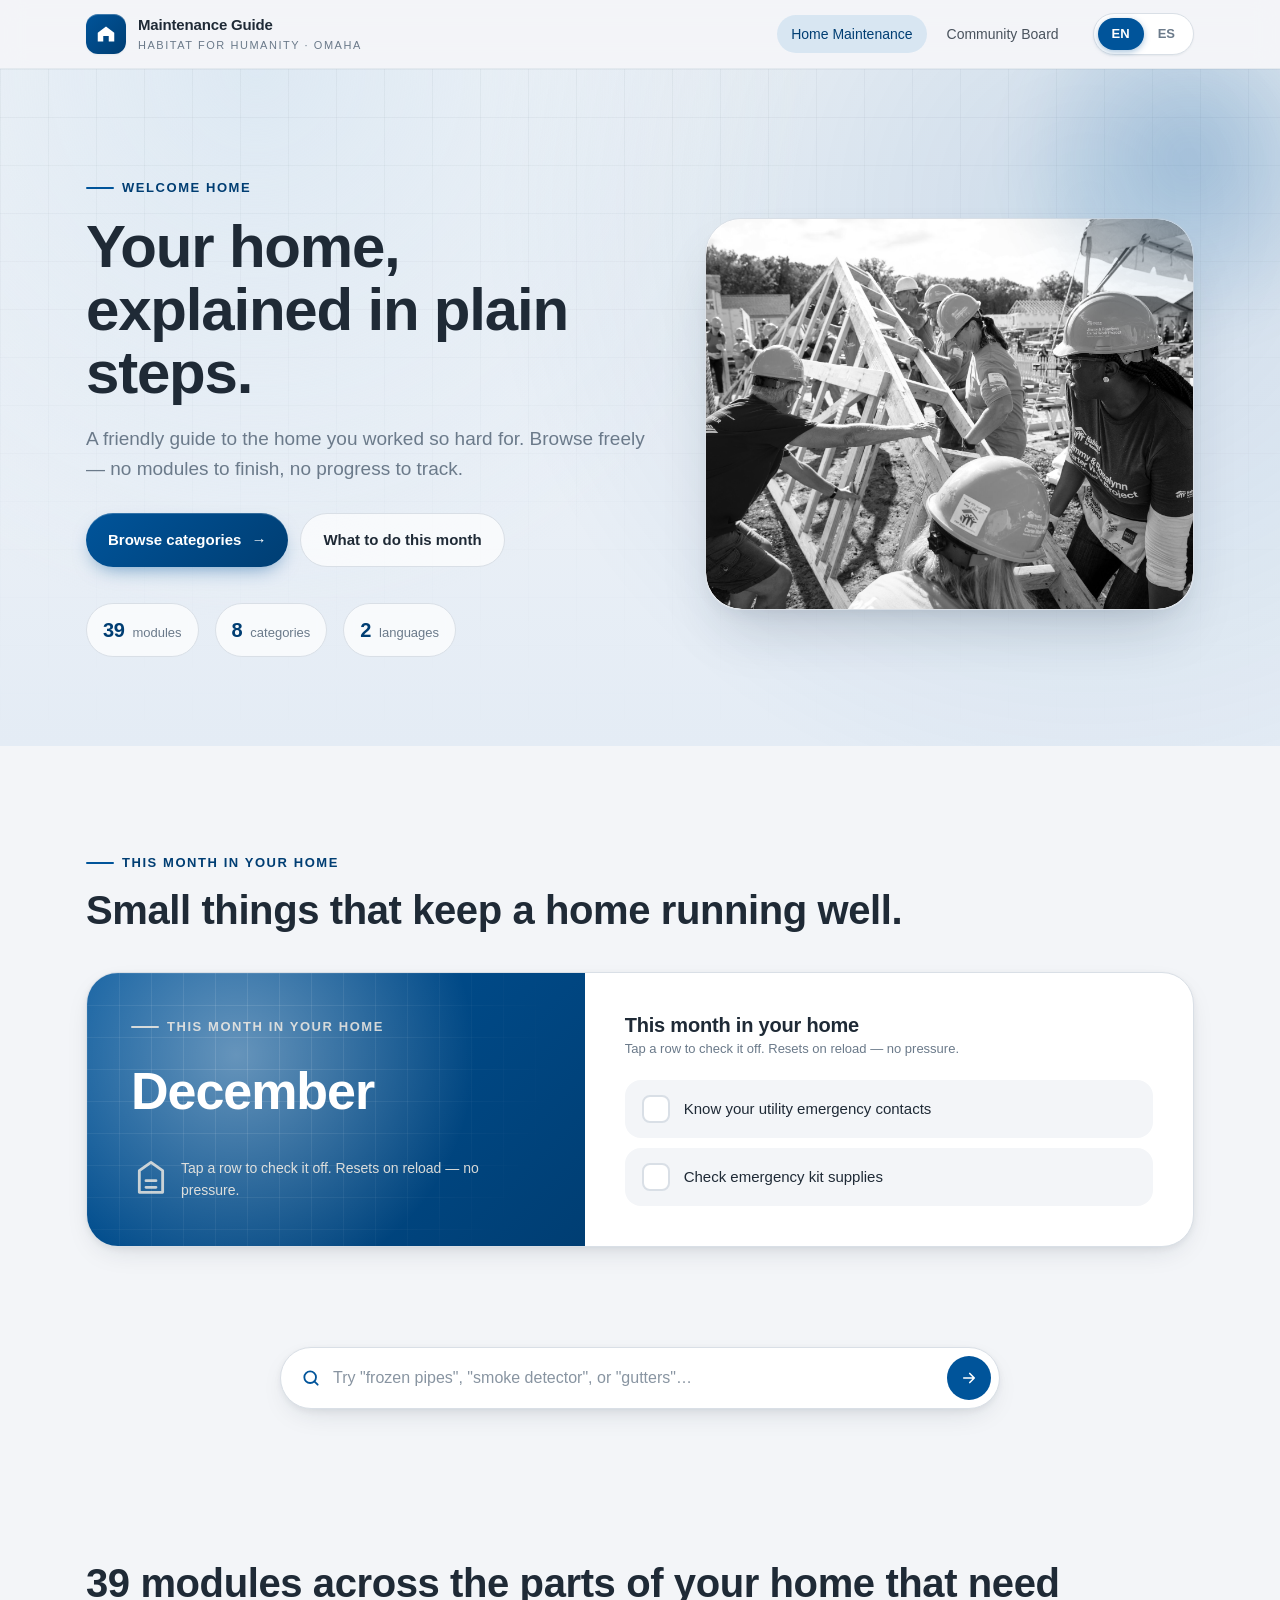
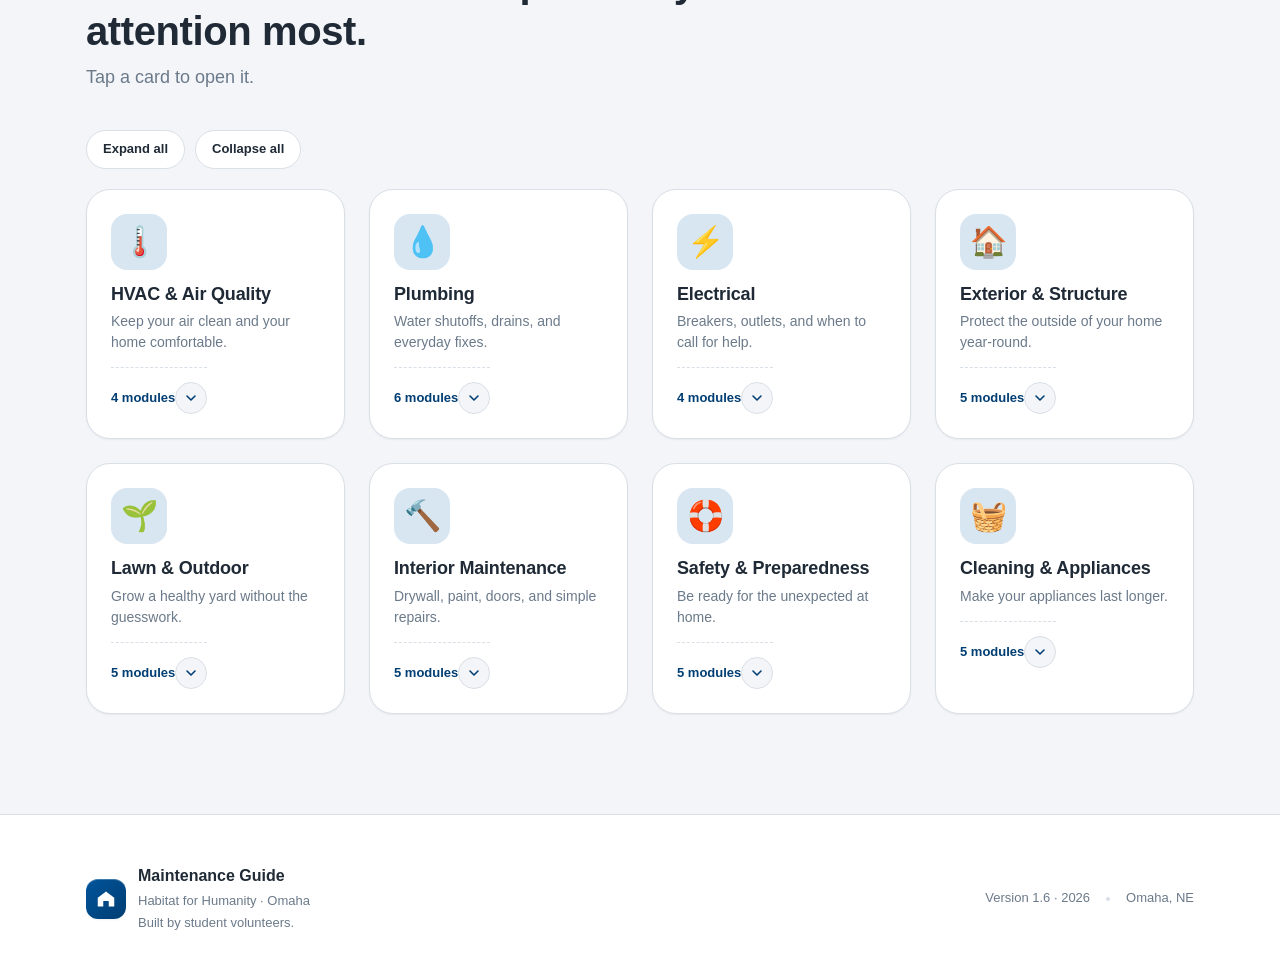
<file: index.html>
<!DOCTYPE html>
<html lang="en">
<head>
  <meta charset="UTF-8" />
  <meta name="viewport" content="width=device-width, initial-scale=1" />
  <meta name="theme-color" content="#00549A" />
  <meta name="description" content="Habitat for Humanity Omaha Home Guide — a friendly, bilingual home maintenance reference for families." />
  <title>Habitat Central</title>

  <link rel="stylesheet" href="styles.css" />

  <!-- Inline SVG favicon: terracotta house silhouette -->
  <link rel="icon" type="image/svg+xml" href='data:image/svg+xml;utf8,<svg xmlns="http://www.w3.org/2000/svg" viewBox="0 0 32 32"><rect width="32" height="32" rx="7" fill="%2300549A"/><path d="M16 7 6 15v10h7v-6h6v6h7V15z" fill="%23FFFFFF"/></svg>' />
</head>
<body>

  <!-- ============ NAV ============ -->
  <header class="nav">
    <div class="container nav-inner">
      <a href="#top" class="nav-brand" aria-label="Home">
        <span class="nav-brand-mark" aria-hidden="true">
          <svg viewBox="0 0 32 32" fill="none" xmlns="http://www.w3.org/2000/svg">
            <path d="M16 5 4 14v13h8v-8h8v8h8V14z" fill="currentColor"/>
          </svg>
        </span>
        <span class="nav-brand-text">
          <span data-i18n="nav.brand">Maintenance Guide</span>
          <small>Habitat for Humanity · Omaha</small>
        </span>
      </a>

      <nav class="nav-links" id="nav-links" aria-label="Primary">
        <a class="nav-link nav-link--active" href="index.html" data-i18n="nav.maintenance">Home Maintenance</a>
        <a class="nav-link" href="community.html" data-i18n="nav.community">Community Board</a>
      </nav>

      <button
        id="lang-toggle"
        class="lang-toggle"
        type="button"
        aria-label="Toggle language"
        data-i18n-attr="aria-label:lang.toggle.aria">
        <span class="lang-pill" data-lang="en">EN</span>
        <span class="lang-pill" data-lang="es">ES</span>
      </button>

      <button
        id="nav-toggle"
        class="nav-toggle"
        type="button"
        aria-label="Open menu"
        aria-expanded="false"
        aria-controls="nav-links">
        <span class="nav-toggle-bar"></span>
        <span class="nav-toggle-bar"></span>
        <span class="nav-toggle-bar"></span>
      </button>
    </div>
  </header>

  <main id="top">

    <!-- ============ HERO ============ -->
    <section class="hero">
      <div class="container hero-inner">
        <div class="hero-copy" data-reveal>
          <span class="eyebrow" data-i18n="hero.eyebrow">Welcome home</span>
          <h1>
            <span data-i18n="hero.title">Your home, explained in plain steps.</span>
          </h1>
          <p class="hero-sub" data-i18n="hero.subtitle">
            A friendly guide to the home you worked so hard for. Browse freely — no modules to finish, no progress to track.
          </p>
          <div class="hero-ctas">
            <a class="btn btn-primary" href="#categories">
              <span data-i18n="hero.cta.browse">Browse categories</span>
              <span aria-hidden="true">→</span>
            </a>
            <a class="btn btn-ghost" href="#seasonal" data-i18n="hero.cta.seasonal">What to do this month</a>
          </div>
          <div class="hero-badges">
            <span class="hero-badge"><strong id="stat-modules">39</strong><span data-i18n="hero.badge.modules">modules</span></span>
            <span class="hero-badge"><strong id="stat-categories">8</strong><span data-i18n="hero.badge.categories">categories</span></span>
            <span class="hero-badge"><strong>2</strong><span data-i18n="hero.badge.languages">languages</span></span>
          </div>
        </div>

        <div class="hero-art" data-reveal aria-hidden="true">
<div class="hero-art-scene">
            <img class="hero-art-photo" src="22xp-scott-1-superJumbo.jpg" alt="Habitat for Humanity volunteers raising a wall frame" loading="lazy" decoding="async"/>
          </div>
        </div>
      </div>
    </section>

    <!-- ============ SEASONAL ============ -->
    <section class="section" id="seasonal">
      <div class="container">
        <div class="section-head" data-reveal>
          <span class="eyebrow" data-i18n="seasonal.title">This month in your home</span>
          <h2 class="section-title" data-i18n="seasonal.subtitle">Small things that keep a home running well.</h2>
        </div>

        <div class="seasonal-card" data-reveal>
          <div class="seasonal-card-art">
            <span class="eyebrow" data-i18n="seasonal.title">This month in your home</span>
            <h3 class="seasonal-month" id="seasonal-month">April</h3>
            <div class="seasonal-card-art-foot">
              <svg class="seasonal-icon" viewBox="0 0 24 24" fill="none" stroke="currentColor" stroke-width="1.7" stroke-linecap="round" stroke-linejoin="round" aria-hidden="true">
                <path d="M12 2 L5 7 V20 H19 V7 Z"/>
                <path d="M9 13 H15 M9 17 H15"/>
              </svg>
              <span data-i18n="seasonal.hint">Tap a row to check it off. Resets on reload — no pressure.</span>
            </div>
          </div>
          <div class="seasonal-card-body">
            <div>
              <h3 data-i18n="seasonal.title">This month in your home</h3>
              <p class="seasonal-hint" data-i18n="seasonal.hint">Tap a row to check it off. Resets on reload — no pressure.</p>
            </div>
            <div class="seasonal-list" id="seasonal-list">
              <!-- populated by seasonal.js -->
            </div>
          </div>
        </div>
      </div>
    </section>

    <!-- ============ SEARCH ============ -->
    <section class="section section--search">
      <div class="container">
        <div class="search-wrap" data-reveal>
          <label for="search-input" class="sr-only" data-i18n="search.label">Find something specific</label>
          <div class="search-field">
            <svg width="20" height="20" viewBox="0 0 24 24" fill="none" stroke="currentColor" stroke-width="2.2" stroke-linecap="round" stroke-linejoin="round" aria-hidden="true">
              <circle cx="11" cy="11" r="7"/>
              <path d="M20 20 L16 16"/>
            </svg>
            <input
              id="search-input"
              type="search"
              autocomplete="off"
              placeholder="Try frozen pipes, smoke detector, gutters…"
              data-i18n-attr="placeholder:search.placeholder" />
            <span class="search-count" id="search-count"></span>
            <button class="search-submit" type="button" aria-label="Search">
              <svg width="18" height="18" viewBox="0 0 24 24" fill="none" stroke="currentColor" stroke-width="2.2" stroke-linecap="round" stroke-linejoin="round" aria-hidden="true">
                <path d="M5 12 H19 M13 6 L19 12 L13 18"/>
              </svg>
            </button>
          </div>
          <div class="search-results" id="search-results" role="region" aria-live="polite"></div>
        </div>
      </div>
    </section>

    <!-- ============ CATEGORIES ============ -->
    <section class="section" id="categories">
      <div class="container">
        <div class="section-head" data-reveal>
          <h2 class="section-title" data-i18n="categories.subtitle">39 modules across the parts of your home that need attention most.</h2>
          <p class="section-subtitle" data-i18n="categories.hint">Tap a card to open it.</p>
        </div>
        <div class="library-controls" data-reveal>
          <button type="button" class="library-control-btn" id="library-expand-all" data-i18n="library.expandAll">Expand all</button>
          <button type="button" class="library-control-btn" id="library-collapse-all" data-i18n="library.collapseAll">Collapse all</button>
        </div>
        <div class="categories-grid" id="category-grid" data-reveal>
          <!-- populated by render.js -->
        </div>
      </div>
    </section>

  </main>

  <!-- ============ FOOTER ============ -->
  <footer class="footer">
    <div class="container footer-inner">
      <div class="footer-brand">
        <span class="nav-brand-mark" aria-hidden="true">
          <svg viewBox="0 0 32 32" fill="none" xmlns="http://www.w3.org/2000/svg">
            <path d="M16 5 L4 14 V27 H12 V19 H20 V27 H28 V14 Z" fill="currentColor"/>
          </svg>
        </span>
        <div>
          <span data-i18n="footer.tag">Maintenance Guide</span>
          <small>Habitat for Humanity · Omaha</small>
          <small data-i18n="footer.built">Built by student volunteers.</small>
        </div>
      </div>
      <div class="footer-meta">
        <span data-i18n="footer.version">Version 1.6 · 2026</span>
        <span class="footer-dot" aria-hidden="true"></span>
        <span>Omaha, NE</span>
      </div>
    </div>
  </footer>

  <!-- ============ BACK TO TOP ============ -->
  <button type="button" id="back-to-top" class="back-to-top" aria-label="Back to top" data-i18n-attr="aria-label:backtotop.aria">
    <svg width="20" height="20" viewBox="0 0 24 24" fill="none" stroke="currentColor" stroke-width="2.4" stroke-linecap="round" stroke-linejoin="round" aria-hidden="true">
      <path d="M12 19V5M5 12l7-7 7 7"/>
    </svg>
    <span class="back-to-top-label" data-i18n="backtotop.label">Top</span>
  </button>

  <!-- ============ VIDEO MODAL ============ -->
  <div id="video-modal" class="modal-overlay" aria-modal="true" role="dialog" aria-labelledby="modal-title">
    <button type="button" class="modal-backdrop" id="modal-backdrop" aria-label="Close" tabindex="-1"></button>
    <div class="modal-panel">

      <div class="modal-header">
        <div class="modal-header-text">
          <span class="eyebrow" id="modal-eyebrow"></span>
          <h2 class="modal-title" id="modal-title"></h2>
        </div>
        <button type="button" class="modal-close" id="modal-close" aria-label="Close">
          <svg width="20" height="20" viewBox="0 0 24 24" fill="none" stroke="currentColor" stroke-width="2.5" stroke-linecap="round" stroke-linejoin="round" aria-hidden="true">
            <path d="M18 6L6 18M6 6l12 12"/>
          </svg>
        </button>
      </div>

      <div class="modal-video-wrap">
        <iframe
          id="modal-iframe"
          class="modal-iframe"
          src=""
          frameborder="0"
          allow="accelerometer; autoplay; clipboard-write; encrypted-media; gyroscope; picture-in-picture; web-share"
          allowfullscreen
          title="Module video">
        </iframe>
      </div>

      <div class="modal-body">
        <p class="modal-summary" id="modal-summary"></p>
        <div id="modal-steps"></div>
      </div>

      <div class="modal-footer">
        <a id="modal-yt-link" class="btn btn-ghost modal-yt-btn" href="#" target="_blank" rel="noopener noreferrer">
          <svg width="18" height="18" viewBox="0 0 24 24" fill="currentColor" aria-hidden="true">
            <path d="M23.5 6.2a3 3 0 0 0-2.1-2.1C19.5 3.5 12 3.5 12 3.5s-7.5 0-9.4.6A3 3 0 0 0 .5 6.2C0 8.1 0 12 0 12s0 3.9.5 5.8a3 3 0 0 0 2.1 2.1c1.9.6 9.4.6 9.4.6s7.5 0 9.4-.6a3 3 0 0 0 2.1-2.1C24 15.9 24 12 24 12s0-3.9-.5-5.8zM9.8 15.5V8.5l6.3 3.5-6.3 3.5z"/>
          </svg>
          <span id="modal-yt-label">Watch on YouTube</span>
        </a>
      </div>

    </div>
  </div>

  <!-- Scripts: load data first, then helpers, then app bootstrap -->
  <script src="js/translations.js"></script>
  <script src="js/data.js"></script>
  <script src="js/language.js"></script>
  <script src="js/seasonal.js"></script>
  <script src="js/search.js"></script>
  <script src="js/render.js"></script>
  <script src="js/app.js"></script>
</body>
</html>
</file>
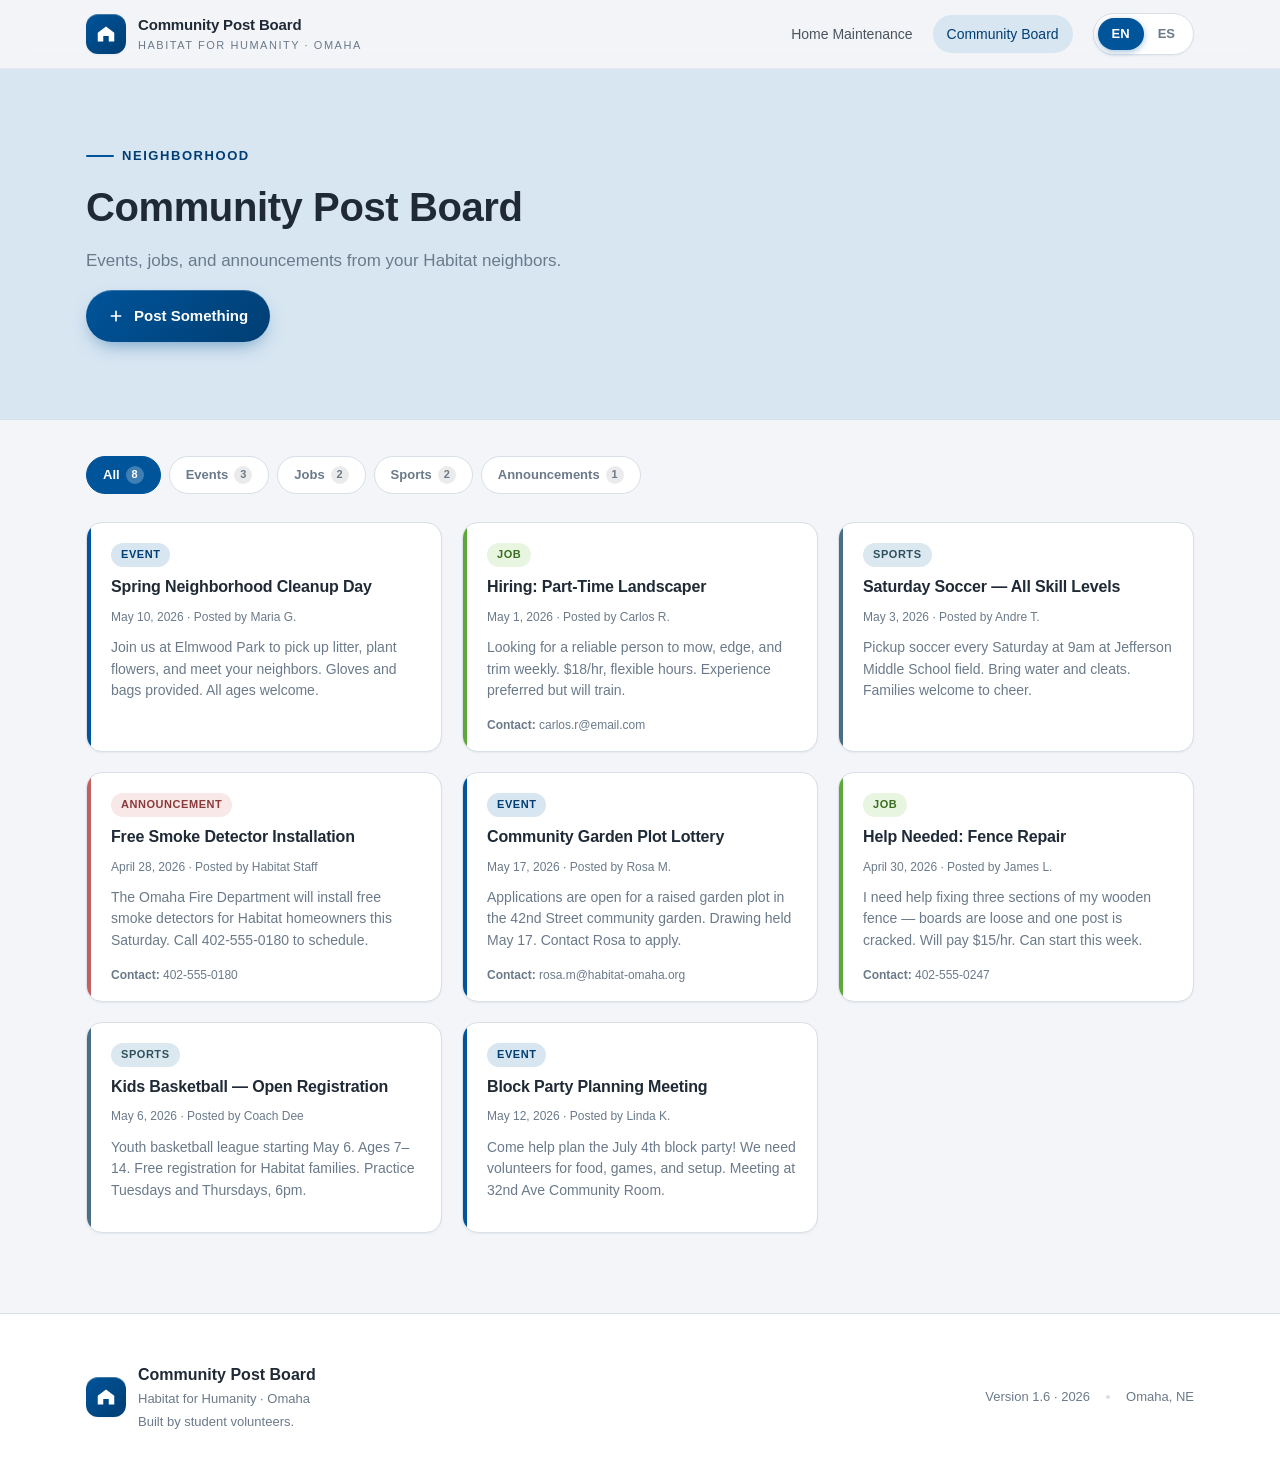
<file: community.html>
<!DOCTYPE html>
<html lang="en">
<head>
  <meta charset="UTF-8" />
  <meta name="viewport" content="width=device-width, initial-scale=1" />
  <meta name="theme-color" content="#00549A" />
  <meta name="description" content="Habitat for Humanity Omaha Community Board — post events, jobs, sports, and announcements for your neighborhood." />
  <title>Habitat Central</title>

  <link rel="stylesheet" href="styles.css" />

  <link rel="icon" type="image/svg+xml" href='data:image/svg+xml;utf8,<svg xmlns="http://www.w3.org/2000/svg" viewBox="0 0 32 32"><rect width="32" height="32" rx="7" fill="%2300549A"/><path d="M16 7 6 15v10h7v-6h6v6h7V15z" fill="%23FFFFFF"/></svg>' />
</head>
<body>

  <!-- ============ NAV ============ -->
  <!-- KEEP IN SYNC WITH index.html nav -->
  <header class="nav">
    <div class="container nav-inner">
      <a href="index.html" class="nav-brand" aria-label="Home">
        <span class="nav-brand-mark" aria-hidden="true">
          <svg viewBox="0 0 32 32" fill="none" xmlns="http://www.w3.org/2000/svg">
            <path d="M16 5 4 14v13h8v-8h8v8h8V14z" fill="currentColor"/>
          </svg>
        </span>
        <span class="nav-brand-text">
          <span data-i18n="nav.brand.community">Community Post Board</span>
          <small>Habitat for Humanity · Omaha</small>
        </span>
      </a>

      <nav class="nav-links" id="nav-links" aria-label="Primary">
        <a class="nav-link" href="index.html" data-i18n="nav.maintenance">Home Maintenance</a>
        <a class="nav-link nav-link--active" href="community.html" data-i18n="nav.community">Community Board</a>
      </nav>

      <button
        id="lang-toggle"
        class="lang-toggle"
        type="button"
        aria-label="Toggle language"
        data-i18n-attr="aria-label:lang.toggle.aria">
        <span class="lang-pill" data-lang="en">EN</span>
        <span class="lang-pill" data-lang="es">ES</span>
      </button>

      <button
        id="nav-toggle"
        class="nav-toggle"
        type="button"
        aria-label="Open menu"
        aria-expanded="false"
        aria-controls="nav-links">
        <span class="nav-toggle-bar"></span>
        <span class="nav-toggle-bar"></span>
        <span class="nav-toggle-bar"></span>
      </button>
    </div>
  </header>

  <main>

    <!-- ============ HERO ============ -->
    <section class="community-hero">
      <div class="container community-hero-inner" data-reveal>
        <span class="eyebrow" data-i18n="community.eyebrow">Neighborhood</span>
        <h1 data-i18n="community.title">Community Post Board</h1>
        <p class="community-hero-sub" data-i18n="community.subtitle">
          Events, jobs, and announcements from your Habitat neighbors.
        </p>
        <button id="create-post-btn" class="btn btn-primary" type="button">
          <svg width="16" height="16" viewBox="0 0 24 24" fill="none" stroke="currentColor" stroke-width="2.5" stroke-linecap="round" stroke-linejoin="round" aria-hidden="true">
            <path d="M12 5v14M5 12h14"/>
          </svg>
          <span data-i18n="community.post.create">Post Something</span>
        </button>
      </div>
    </section>

    <!-- ============ BOARD ============ -->
    <section class="section community-board-section">
      <div class="container">

        <!-- Filter bar -->
        <div class="community-filters" id="community-filters" role="group" aria-label="Filter posts by category">
          <button class="community-filter-btn is-active" data-filter="all" type="button">
            <span data-i18n="community.filter.all">All</span>
            <span class="community-filter-count" aria-hidden="true"></span>
          </button>
          <button class="community-filter-btn community-filter-btn--event" data-filter="event" type="button">
            <span data-i18n="community.filter.event">Events</span>
            <span class="community-filter-count" aria-hidden="true"></span>
          </button>
          <button class="community-filter-btn community-filter-btn--job" data-filter="job" type="button">
            <span data-i18n="community.filter.job">Jobs</span>
            <span class="community-filter-count" aria-hidden="true"></span>
          </button>
          <button class="community-filter-btn community-filter-btn--sport" data-filter="sport" type="button">
            <span data-i18n="community.filter.sport">Sports</span>
            <span class="community-filter-count" aria-hidden="true"></span>
          </button>
          <button class="community-filter-btn community-filter-btn--announcement" data-filter="announcement" type="button">
            <span data-i18n="community.filter.announcement">Announcements</span>
            <span class="community-filter-count" aria-hidden="true"></span>
          </button>
        </div>

        <!-- Post grid -->
        <div class="community-grid" id="post-grid" aria-live="polite"></div>

      </div>
    </section>

  </main>

  <!-- ============ FOOTER ============ -->
  <footer class="footer">
    <div class="container footer-inner">
      <div class="footer-brand">
        <span class="nav-brand-mark" aria-hidden="true">
          <svg viewBox="0 0 32 32" fill="none" xmlns="http://www.w3.org/2000/svg">
            <path d="M16 5 L4 14 V27 H12 V19 H20 V27 H28 V14 Z" fill="currentColor"/>
          </svg>
        </span>
        <div>
          <span data-i18n="footer.tag.community">Community Post Board</span>
          <small>Habitat for Humanity · Omaha</small>
          <small data-i18n="footer.built">Built by student volunteers.</small>
        </div>
      </div>
      <div class="footer-meta">
        <span data-i18n="footer.version">Version 1.6 · 2026</span>
        <span class="footer-dot" aria-hidden="true"></span>
        <span>Omaha, NE</span>
      </div>
    </div>
  </footer>

  <!-- ============ BACK TO TOP ============ -->
  <button type="button" id="back-to-top" class="back-to-top" aria-label="Back to top" data-i18n-attr="aria-label:backtotop.aria">
    <svg width="20" height="20" viewBox="0 0 24 24" fill="none" stroke="currentColor" stroke-width="2.4" stroke-linecap="round" stroke-linejoin="round" aria-hidden="true">
      <path d="M12 19V5M5 12l7-7 7 7"/>
    </svg>
    <span class="back-to-top-label" data-i18n="backtotop.label">Top</span>
  </button>

  <!-- ============ CREATE POST MODAL ============ -->
  <div id="create-modal" class="modal-overlay" aria-modal="true" role="dialog" aria-labelledby="create-modal-title">
    <button type="button" class="modal-backdrop" id="create-modal-backdrop" aria-label="Close" tabindex="-1"></button>
    <div class="modal-panel">

      <div class="modal-header">
        <div class="modal-header-text">
          <span class="eyebrow" data-i18n="community.eyebrow">Neighborhood</span>
          <h2 class="modal-title" id="create-modal-title" data-i18n="community.form.title">Create a Post</h2>
        </div>
        <button type="button" class="modal-close" id="create-modal-close" aria-label="Close">
          <svg width="20" height="20" viewBox="0 0 24 24" fill="none" stroke="currentColor" stroke-width="2.5" stroke-linecap="round" stroke-linejoin="round" aria-hidden="true">
            <path d="M18 6L6 18M6 6l12 12"/>
          </svg>
        </button>
      </div>

      <div class="modal-body">
        <form id="create-post-form" novalidate>

          <div class="form-field">
            <label class="form-label" for="field-title" data-i18n="community.form.field.title">Title</label>
            <input class="form-input" id="field-title" type="text" maxlength="120"
                   data-i18n-attr="placeholder:community.form.placeholder.title" />
            <span class="form-error" id="err-title" hidden data-i18n="community.form.required">This field is required.</span>
          </div>

          <div class="form-field">
            <label class="form-label" for="field-category" data-i18n="community.form.field.category">Category</label>
            <select class="form-input" id="field-category">
              <option value="" disabled selected></option>
              <option value="event" data-i18n="community.filter.event">Events</option>
              <option value="job" data-i18n="community.filter.job">Jobs</option>
              <option value="sport" data-i18n="community.filter.sport">Sports</option>
              <option value="announcement" data-i18n="community.filter.announcement">Announcements</option>
            </select>
            <span class="form-error" id="err-category" hidden data-i18n="community.form.required">This field is required.</span>
          </div>

          <div class="form-field">
            <label class="form-label" for="field-date" data-i18n="community.form.field.date">Date</label>
            <input class="form-input" id="field-date" type="date" />
            <span class="form-error" id="err-date" hidden data-i18n="community.form.required">This field is required.</span>
          </div>

          <div class="form-field">
            <label class="form-label" for="field-description" data-i18n="community.form.field.description">Description</label>
            <textarea class="form-input" id="field-description" rows="4" maxlength="800"
                      data-i18n-attr="placeholder:community.form.placeholder.desc"></textarea>
            <span class="form-error" id="err-description" hidden data-i18n="community.form.required">This field is required.</span>
          </div>

          <div class="form-field">
            <label class="form-label" for="field-contact" data-i18n="community.form.field.contact">Contact (optional)</label>
            <input class="form-input" id="field-contact" type="text"
                   data-i18n-attr="placeholder:community.form.placeholder.contact" />
          </div>

          <div class="form-field">
            <label class="form-label" for="field-author" data-i18n="community.form.field.author">Your Name</label>
            <input class="form-input" id="field-author" type="text" maxlength="60"
                   data-i18n-attr="placeholder:community.form.placeholder.author" />
            <span class="form-error" id="err-author" hidden data-i18n="community.form.required">This field is required.</span>
          </div>

        </form>
      </div>

      <div class="modal-footer">
        <button type="button" class="btn btn-ghost" id="create-modal-cancel" data-i18n="community.form.cancel">Cancel</button>
        <button type="button" class="btn btn-primary" id="create-post-submit">
          <span data-i18n="community.form.submit">Post to Board</span>
        </button>
      </div>

    </div>
  </div>

  <!-- Scripts -->
  <script src="js/translations.js"></script>
  <script src="js/language.js"></script>
  <script src="js/community.js"></script>
</body>
</html>
</file>
<file: styles.css>
/* ============================================================
   Habitat for Humanity Omaha — Home Guide
   Neighborhood Blueprint direction (spec §8)
   ------------------------------------------------------------
   Tokens → Reset → Layout → Sections
============================================================ */

:root {
  /* Palette — Habitat for Humanity blue, warm cream canvas */
  --color-primary:        #00549A;
  --color-primary-dark:   #003E73;
  --color-primary-light:  #D8E6F2;
  --color-bg:             #F3F5F8;
  --color-surface:        #FFFFFF;
  --color-border:         #D9DFE6;
  --color-text-primary:   #1F2A36;
  --color-text-secondary: #6B7A8A;
  --color-text-on-primary:#FFFFFF;
  --color-success:        #4CAE4C;

  /* Accents */
  --color-sky:            #4A6E86;
  --color-moss:           #5DA83A;
  --color-rose:           #C45F5F;

  /* Shadows — neutral, cool */
  --shadow-sm: 0 1px 2px rgba(20, 38, 58, 0.06);
  --shadow-md: 0 10px 30px -12px rgba(20, 38, 58, 0.18), 0 2px 6px rgba(20, 38, 58, 0.06);
  --shadow-lg: 0 30px 60px -20px rgba(20, 38, 58, 0.22), 0 8px 20px -10px rgba(20, 38, 58, 0.10);

  /* Radii */
  --radius-sm: 10px;
  --radius-md: 16px;
  --radius-lg: 24px;
  --radius-xl: 32px;

  /* Type */
  --font-sans: -apple-system, BlinkMacSystemFont, "Segoe UI", Roboto, "Helvetica Neue", Arial, sans-serif;

  /* Layout */
  --container: 1180px;
  --gutter: clamp(18px, 4vw, 36px);

  /* Motion */
  --ease: cubic-bezier(0.22, 1, 0.36, 1);
}

/* ------------ Reset ------------ */
*, *::before, *::after { box-sizing: border-box; }
html { scroll-behavior: smooth; }
body {
  margin: 0;
  font-family: var(--font-sans);
  font-size: 16px;
  line-height: 1.6;
  color: var(--color-text-primary);
  background: var(--color-bg);
  -webkit-font-smoothing: antialiased;
  text-rendering: optimizeLegibility;
}
img, svg { display: block; max-width: 100%; }
button { font: inherit; cursor: pointer; border: 0; background: transparent; color: inherit; }
a { color: inherit; text-decoration: none; }
h1, h2, h3, h4, h5 { margin: 0; line-height: 1.2; font-weight: 700; letter-spacing: -0.01em; }
p { margin: 0; }
ul, ol { margin: 0; padding: 0; list-style: none; }

::selection { background: var(--color-primary-light); color: var(--color-text-primary); }

/* ------------ Shell ------------ */
.container {
  max-width: var(--container);
  margin: 0 auto;
  padding-left: var(--gutter);
  padding-right: var(--gutter);
}

.eyebrow {
  display: inline-flex;
  align-items: center;
  gap: 8px;
  font-size: 13px;
  font-weight: 600;
  letter-spacing: 0.12em;
  text-transform: uppercase;
  color: var(--color-primary-dark);
}
.eyebrow::before {
  content: "";
  display: inline-block;
  width: 28px;
  height: 2px;
  background: var(--color-primary);
  border-radius: 2px;
}

.section-title {
  font-size: clamp(28px, 4vw, 40px);
  margin-top: 12px;
  margin-bottom: 8px;
  color: var(--color-text-primary);
}
.section-subtitle {
  font-size: clamp(15px, 1.6vw, 18px);
  color: var(--color-text-secondary);
  max-width: 640px;
}

/* Reveal-on-scroll */
[data-reveal] { opacity: 0; transform: translateY(18px); transition: opacity .7s var(--ease), transform .7s var(--ease); }
[data-reveal].is-revealed { opacity: 1; transform: none; }

/* ============================================================
   Nav
============================================================ */
.nav {
  position: sticky;
  top: 0;
  z-index: 40;
  background: rgba(243, 245, 248, 0.82);
  backdrop-filter: saturate(140%) blur(12px);
  -webkit-backdrop-filter: saturate(140%) blur(12px);
  border-bottom: 1px solid rgba(217, 223, 230, 0.6);
}
.nav-inner {
  display: flex;
  align-items: center;
  gap: 20px;
  min-height: 68px;
}
.nav-brand {
  display: flex;
  align-items: center;
  gap: 12px;
  font-weight: 700;
  letter-spacing: -0.01em;
  color: var(--color-text-primary);
}
.nav-brand-mark {
  width: 40px;
  height: 40px;
  border-radius: 12px;
  background: linear-gradient(135deg, var(--color-primary) 0%, var(--color-primary-dark) 100%);
  display: grid;
  place-items: center;
  color: var(--color-text-on-primary);
  box-shadow: var(--shadow-sm), inset 0 1px 0 rgba(255,255,255,0.25);
}
.nav-brand-mark svg { width: 22px; height: 22px; }
.nav-brand-text { font-size: 15px; }
.nav-brand-text small {
  display: block;
  font-weight: 500;
  font-size: 11px;
  letter-spacing: 0.14em;
  text-transform: uppercase;
  color: var(--color-text-secondary);
}
.nav-links {
  display: none;
  margin-left: auto;
  gap: 6px;
}
.nav-link {
  padding: 8px 14px;
  border-radius: 999px;
  font-size: 14px;
  font-weight: 500;
  color: var(--color-text-primary);
  opacity: 0.8;
  transition: background .2s var(--ease), opacity .2s var(--ease);
}
.nav-link:hover { background: var(--color-primary-light); opacity: 1; }

.lang-toggle {
  margin-left: auto;
  display: inline-flex;
  align-items: center;
  padding: 4px;
  background: var(--color-surface);
  border: 1px solid var(--color-border);
  border-radius: 999px;
  box-shadow: var(--shadow-sm);
}

.nav-toggle {
  display: inline-flex;
  flex-direction: column;
  justify-content: center;
  align-items: center;
  gap: 5px;
  flex: 0 0 40px;
  width: 40px;
  height: 40px;
  padding: 0;
  margin-left: 4px;
  background: var(--color-surface);
  border: 1px solid var(--color-border);
  border-radius: 10px;
  box-shadow: var(--shadow-sm);
  cursor: pointer;
}
.nav-toggle-bar {
  width: 18px;
  height: 2px;
  background: var(--color-text-primary);
  border-radius: 2px;
  transition: transform .2s var(--ease), opacity .2s var(--ease);
}
.nav-toggle[aria-expanded="true"] .nav-toggle-bar:nth-child(1) {
  transform: translateY(7px) rotate(45deg);
}
.nav-toggle[aria-expanded="true"] .nav-toggle-bar:nth-child(2) {
  opacity: 0;
}
.nav-toggle[aria-expanded="true"] .nav-toggle-bar:nth-child(3) {
  transform: translateY(-7px) rotate(-45deg);
}

@media (min-width: 900px) {
  .lang-toggle { margin-left: 0; }
  .nav-links { display: inline-flex; }
  .nav-toggle { display: none; }
}

@media (max-width: 899px) {
  .nav-links.is-open {
    display: flex;
    flex-direction: column;
    gap: 4px;
    position: absolute;
    top: 100%;
    left: 0;
    right: 0;
    padding: 12px 20px 16px;
    background: rgba(243, 245, 248, 0.98);
    backdrop-filter: saturate(140%) blur(12px);
    -webkit-backdrop-filter: saturate(140%) blur(12px);
    border-bottom: 1px solid rgba(217, 223, 230, 0.6);
    box-shadow: var(--shadow-sm);
  }
  .nav-links.is-open .nav-link {
    padding: 12px 14px;
    font-size: 15px;
  }
  .nav { position: relative; }
  .nav-brand-text { font-size: 14px; }
  .nav-brand-text small { font-size: 10px; letter-spacing: 0.12em; }
}
.lang-pill {
  padding: 6px 14px;
  border-radius: 999px;
  font-size: 13px;
  font-weight: 600;
  color: var(--color-text-secondary);
  transition: color .25s var(--ease), background .25s var(--ease), transform .25s var(--ease);
}
.lang-pill.is-active {
  background: var(--color-primary);
  color: var(--color-text-on-primary);
  box-shadow: 0 2px 6px rgba(0, 84, 154, 0.35);
}

/* ============================================================
   Hero
============================================================ */
.hero {
  position: relative;
  overflow: hidden;
  padding: clamp(56px, 8vw, 110px) 0 clamp(48px, 7vw, 100px);
  background:
    radial-gradient(circle at 20% 0%, rgba(216, 230, 242, 0.8) 0%, transparent 45%),
    radial-gradient(circle at 85% 20%, rgba(0, 84, 154, 0.15) 0%, transparent 50%),
    linear-gradient(180deg, #F3F5F8 0%, #E4ECF5 100%);
}
.hero::before {
  /* blueprint grid wash */
  content: "";
  position: absolute;
  inset: 0;
  background-image:
    linear-gradient(rgba(107, 122, 138, 0.08) 1px, transparent 1px),
    linear-gradient(90deg, rgba(107, 122, 138, 0.08) 1px, transparent 1px);
  background-size: 48px 48px;
  mask-image: linear-gradient(180deg, rgba(0,0,0,0.9), rgba(0,0,0,0.2) 70%, transparent);
  pointer-events: none;
}
.hero::after {
  /* terracotta glow accent */
  content: "";
  position: absolute;
  right: -120px;
  top: -120px;
  width: 420px;
  height: 420px;
  background: radial-gradient(circle, rgba(0, 84, 154, 0.25), transparent 60%);
  filter: blur(20px);
  pointer-events: none;
}
.hero-inner {
  position: relative;
  display: grid;
  grid-template-columns: 1fr;
  gap: clamp(32px, 5vw, 56px);
  align-items: center;
}
@media (min-width: 900px) {
  .hero-inner { grid-template-columns: 1.15fr 1fr; }
}
.hero-copy h1 {
  font-size: clamp(36px, 5.5vw, 60px);
  line-height: 1.05;
  margin-top: 16px;
  letter-spacing: -0.02em;
}
.hero-copy h1 .accent {
  background: linear-gradient(135deg, var(--color-primary) 0%, var(--color-primary-dark) 100%);
  -webkit-background-clip: text;
  background-clip: text;
  color: transparent;
  display: inline-block;
}
.hero-sub {
  margin-top: 20px;
  font-size: clamp(16px, 1.6vw, 19px);
  color: var(--color-text-secondary);
  max-width: 560px;
}
.hero-ctas {
  display: flex;
  flex-wrap: wrap;
  gap: 12px;
  margin-top: 28px;
}
.hero-badges {
  display: flex;
  flex-wrap: wrap;
  gap: 16px;
  margin-top: 36px;
}
.hero-badge {
  display: inline-flex;
  align-items: baseline;
  gap: 8px;
  padding: 10px 16px;
  border-radius: 999px;
  background: rgba(255, 255, 255, 0.7);
  border: 1px solid var(--color-border);
  backdrop-filter: blur(8px);
}
.hero-badge strong {
  font-size: 20px;
  color: var(--color-primary-dark);
  letter-spacing: -0.02em;
}
.hero-badge span {
  font-size: 13px;
  color: var(--color-text-secondary);
}

/* Buttons */
.btn {
  display: inline-flex;
  align-items: center;
  gap: 10px;
  padding: 14px 22px;
  border-radius: 999px;
  font-size: 15px;
  font-weight: 600;
  transition: transform .2s var(--ease), box-shadow .2s var(--ease), background .2s var(--ease), color .2s var(--ease);
  min-height: 48px;
}
.btn:disabled { opacity: 0.4; cursor: not-allowed; }
.btn-primary {
  background: linear-gradient(135deg, var(--color-primary) 0%, var(--color-primary-dark) 100%);
  color: var(--color-text-on-primary);
  box-shadow: 0 8px 20px -8px rgba(0, 84, 154, 0.6), inset 0 1px 0 rgba(255,255,255,0.2);
}
.btn-primary:hover:not(:disabled) { transform: translateY(-2px); box-shadow: 0 14px 28px -10px rgba(0, 84, 154, 0.65); }
.btn-ghost {
  background: rgba(255,255,255,0.7);
  color: var(--color-text-primary);
  border: 1px solid var(--color-border);
}
.btn-ghost:hover:not(:disabled) { background: var(--color-primary-light); border-color: var(--color-primary); }

/* Hero illustration */
.hero-art {
  position: relative;
  aspect-ratio: 5 / 4;
  border-radius: 36px;
  background: linear-gradient(135deg, #FFFFFF 0%, #E8EFF8 100%);
  border: 1px solid var(--color-border);
  box-shadow: var(--shadow-lg);
  overflow: hidden;
  padding: 0;
  display: block;
}
.hero-art-scene {
  width: 100%;
  height: 100%;
  border-radius: inherit;
  overflow: hidden;
}
.hero-art-scene svg {
  width: 100%;
  height: 100%;
  display: block;
  border-radius: inherit;
}
.hero-art-photo {
  width: 100%;
  height: 100%;
  object-fit: cover;
  display: block;
  border-radius: inherit;
  filter: grayscale(100%);
}
.hero-sticker {
  position: absolute;
  padding: 10px 14px;
  border-radius: 14px;
  background: var(--color-surface);
  border: 1px solid var(--color-border);
  box-shadow: var(--shadow-md);
  font-size: 13px;
  font-weight: 600;
  color: var(--color-text-primary);
  display: flex;
  align-items: center;
  gap: 8px;
}
.hero-sticker .dot {
  width: 8px; height: 8px; border-radius: 50%;
  display: inline-block;
}
.hero-sticker--top { top: 28px; left: 24px; animation: float 6s ease-in-out infinite; }
.hero-sticker--top .dot { background: var(--color-success); }
.hero-sticker--bottom { bottom: 28px; right: 24px; animation: float 7s ease-in-out infinite reverse; }
.hero-sticker--bottom .dot { background: var(--color-primary); }
@keyframes float {
  0%, 100% { transform: translateY(0); }
  50% { transform: translateY(-8px); }
}

/* ============================================================
   Seasonal
============================================================ */
.section {
  padding: clamp(56px, 8vw, 100px) 0;
  position: relative;
}
.section--search {
  padding-top: 0;
  padding-bottom: clamp(24px, 3vw, 36px);
}
.section-head { margin-bottom: clamp(28px, 3vw, 44px); }

.seasonal-card {
  border-radius: var(--radius-xl);
  background: var(--color-surface);
  border: 1px solid var(--color-border);
  box-shadow: var(--shadow-md);
  overflow: hidden;
  display: grid;
  grid-template-columns: 1fr;
}
@media (min-width: 800px) {
  .seasonal-card { grid-template-columns: 0.9fr 1.1fr; }
}
.seasonal-card-art {
  position: relative;
  min-height: 220px;
  background:
    radial-gradient(circle at 30% 30%, rgba(255,255,255,0.4), transparent 60%),
    linear-gradient(135deg, var(--color-primary) 0%, var(--color-primary-dark) 100%);
  color: var(--color-text-on-primary);
  padding: clamp(28px, 4vw, 44px);
  display: flex;
  flex-direction: column;
  justify-content: space-between;
  overflow: hidden;
}
.seasonal-card-art::before {
  content: "";
  position: absolute;
  inset: 0;
  background-image:
    linear-gradient(rgba(255,255,255,0.12) 1px, transparent 1px),
    linear-gradient(90deg, rgba(255,255,255,0.12) 1px, transparent 1px);
  background-size: 32px 32px;
  mask-image: radial-gradient(circle at 30% 30%, black, transparent 80%);
  pointer-events: none;
}
.seasonal-card-art > * { position: relative; }
.seasonal-month {
  font-size: clamp(34px, 5vw, 52px);
  letter-spacing: -0.02em;
  margin-top: 12px;
}
.seasonal-card-art .eyebrow { color: rgba(253, 243, 231, 0.8); }
.seasonal-card-art .eyebrow::before { background: rgba(253, 243, 231, 0.8); }
.seasonal-card-art-foot {
  display: flex;
  align-items: center;
  gap: 10px;
  font-size: 14px;
  color: rgba(253, 243, 231, 0.85);
  margin-top: 24px;
}
.seasonal-card-art svg.seasonal-icon {
  width: 40px; height: 40px;
  opacity: 0.9;
}

.seasonal-card-body {
  padding: clamp(24px, 4vw, 40px);
  display: flex;
  flex-direction: column;
  gap: 14px;
}
.seasonal-card-body h3 {
  font-size: 20px;
  margin-bottom: 2px;
}
.seasonal-hint {
  font-size: 13px;
  color: var(--color-text-secondary);
}
.seasonal-list {
  display: flex;
  flex-direction: column;
  gap: 10px;
  margin-top: 6px;
}
.seasonal-row {
  display: flex;
  align-items: center;
  gap: 14px;
  padding: 14px 16px;
  border-radius: var(--radius-md);
  background: var(--color-bg);
  border: 1px solid transparent;
  text-align: left;
  font-size: 15px;
  font-weight: 500;
  color: var(--color-text-primary);
  transition: background .2s var(--ease), border-color .2s var(--ease), transform .15s var(--ease);
  min-height: 56px;
}
.seasonal-row:hover { background: var(--color-primary-light); transform: translateX(4px); }
.seasonal-check {
  flex-shrink: 0;
  width: 28px; height: 28px;
  border-radius: 8px;
  background: var(--color-surface);
  border: 2px solid var(--color-border);
  display: grid; place-items: center;
  color: transparent;
  transition: background .2s var(--ease), border-color .2s var(--ease), color .2s var(--ease);
}
.seasonal-check svg { width: 16px; height: 16px; }
.seasonal-row.is-checked {
  background: rgba(59, 109, 17, 0.08);
  border-color: rgba(59, 109, 17, 0.3);
}
.seasonal-row.is-checked .seasonal-check {
  background: var(--color-success);
  border-color: var(--color-success);
  color: #fff;
}
.seasonal-row.is-checked .seasonal-label {
  color: var(--color-text-secondary);
  text-decoration: line-through;
  text-decoration-thickness: 1.5px;
}

/* ============================================================
   Search
============================================================ */
.search-wrap {
  position: relative;
  max-width: 720px;
  margin: 0 auto;
}
.search-field {
  display: flex;
  align-items: center;
  gap: 12px;
  background: var(--color-surface);
  border: 1px solid var(--color-border);
  border-radius: 999px;
  padding: 8px 8px 8px 20px;
  box-shadow: var(--shadow-md);
  transition: border-color .2s var(--ease), box-shadow .2s var(--ease);
}
.search-field:focus-within {
  border-color: var(--color-primary);
  box-shadow: 0 0 0 4px rgba(0, 84, 154, 0.15), var(--shadow-md);
}
.search-field > svg { color: var(--color-primary); flex-shrink: 0; }
.search-submit svg { color: #ffffff; flex-shrink: 0; }
.search-field input {
  flex: 1;
  border: 0;
  outline: 0;
  background: transparent;
  font-size: 16px;
  color: var(--color-text-primary);
  min-width: 0;
  padding: 10px 0;
}
.search-field input::placeholder { color: var(--color-text-secondary); opacity: 0.8; }
.search-count {
  font-size: 13px;
  color: var(--color-text-secondary);
  padding-right: 6px;
  white-space: nowrap;
}
.search-submit {
  background: var(--color-primary);
  color: var(--color-text-on-primary);
  border-radius: 999px;
  width: 44px; height: 44px;
  display: grid; place-items: center;
  flex-shrink: 0;
  transition: background .2s var(--ease), transform .2s var(--ease);
}
.search-submit:hover { background: var(--color-primary-dark); transform: scale(1.05); }

.search-results {
  background: var(--color-surface);
  border: 1px solid transparent;
  border-radius: var(--radius-lg);
  max-height: 0;
  margin-top: 0;
  overflow: hidden;
  opacity: 0;
  transition: max-height .3s var(--ease), opacity .3s var(--ease), margin .3s var(--ease);
}
.search-results.is-active {
  max-height: 520px;
  margin-top: 16px;
  border-color: var(--color-border);
  box-shadow: var(--shadow-md);
  overflow-y: auto;
  opacity: 1;
}
.search-hit {
  display: grid;
  grid-template-columns: 48px 1fr 20px;
  gap: 14px;
  align-items: center;
  padding: 14px 18px;
  border-bottom: 1px solid var(--color-border);
  transition: background .15s var(--ease);
}
.search-hit:last-child { border-bottom: 0; }
.search-hit:hover { background: var(--color-bg); }
.search-hit-icon {
  width: 48px; height: 48px;
  border-radius: 12px;
  background: var(--color-primary-light);
  display: grid; place-items: center;
  font-size: 22px;
}
.search-hit-cat {
  display: block;
  font-size: 11px;
  font-weight: 600;
  letter-spacing: 0.1em;
  text-transform: uppercase;
  color: var(--color-primary-dark);
  margin-bottom: 2px;
}
.search-hit-title {
  display: block;
  font-size: 15px;
  font-weight: 600;
  color: var(--color-text-primary);
}
.search-hit-summary {
  display: block;
  font-size: 13px;
  color: var(--color-text-secondary);
  margin-top: 2px;
  overflow: hidden;
  text-overflow: ellipsis;
  white-space: nowrap;
}
.search-hit-arrow {
  color: var(--color-primary);
  font-size: 18px;
  transition: transform .2s var(--ease);
}
.search-hit:hover .search-hit-arrow { transform: translateX(4px); }
.search-empty {
  padding: 32px 20px;
  text-align: center;
  color: var(--color-text-secondary);
  font-size: 15px;
}

/* ============================================================
   Categories
============================================================ */
.categories-grid {
  display: grid;
  grid-template-columns: repeat(2, 1fr);
  gap: 16px;
}
@media (min-width: 700px) { .categories-grid { grid-template-columns: repeat(3, 1fr); gap: 20px; } }
@media (min-width: 1000px) { .categories-grid { grid-template-columns: repeat(4, 1fr); gap: 24px; } }

.category-card {
  position: relative;
  background: var(--color-surface);
  border: 1px solid var(--color-border);
  border-radius: var(--radius-lg);
  box-shadow: var(--shadow-sm);
  transition: box-shadow .35s var(--ease), border-color .35s var(--ease);
  overflow: hidden;
  isolation: isolate;
  animation: card-in 0.7s var(--ease) both;
  animation-delay: var(--stagger, 0ms);
  scroll-margin-top: 88px;
}
@keyframes card-in {
  from { opacity: 0; transform: translateY(14px); }
  to { opacity: 1; transform: none; }
}
.category-card:hover {
  box-shadow: var(--shadow-lg);
  border-color: var(--color-primary);
}
.category-card.is-open {
  grid-column: 1 / -1;
  box-shadow: var(--shadow-md);
  border-color: var(--color-primary-light);
}

.category-card-header {
  display: flex;
  flex-direction: column;
  gap: 14px;
  padding: 24px;
  width: 100%;
  text-align: left;
  background: transparent;
  border: 0;
  cursor: pointer;
  min-height: 210px;
  transition: background .2s var(--ease);
}
.category-card.is-open .category-card-header {
  min-height: 0;
  border-bottom: 1px solid var(--color-border);
}
.category-card-header:hover { background: var(--color-bg); }
.category-card-header:hover .category-card-icon { transform: rotate(-6deg) scale(1.05); }

.category-card-icon {
  width: 56px;
  height: 56px;
  border-radius: 16px;
  background: var(--color-primary-light);
  display: grid;
  place-items: center;
  font-size: 30px;
  transition: transform .4s var(--ease);
}
.category-card-body { display: flex; flex-direction: column; gap: 6px; }
.category-card-title {
  font-size: 18px;
  color: var(--color-text-primary);
}
.category-card-blurb {
  font-size: 14px;
  color: var(--color-text-secondary);
  line-height: 1.5;
}
.category-card-foot {
  display: flex;
  justify-content: space-between;
  align-items: center;
  margin-top: auto;
  padding-top: 14px;
  border-top: 1px dashed var(--color-border);
  font-size: 13px;
  color: var(--color-text-secondary);
}
.category-card-count { font-weight: 600; color: var(--color-primary-dark); }
.category-card-chevron {
  width: 32px; height: 32px;
  border-radius: 50%;
  background: var(--color-bg);
  border: 1px solid var(--color-border);
  display: grid;
  place-items: center;
  color: var(--color-primary-dark);
  transition: transform .25s var(--ease), background .2s var(--ease), color .2s var(--ease), border-color .2s var(--ease);
}
.category-card.is-open .category-card-chevron { transform: rotate(180deg); }
.category-card-header:hover .category-card-chevron {
  background: var(--color-primary);
  color: var(--color-text-on-primary);
  border-color: var(--color-primary);
}

.category-card-panel {
  padding: 20px;
}
.category-card:not(.is-open) .category-card-panel { display: none; }

/* ============================================================
   Sample step preview
============================================================ */
.sample-wrap {
  display: grid;
  grid-template-columns: 1fr;
  gap: 40px;
  align-items: center;
}
@media (min-width: 900px) { .sample-wrap { grid-template-columns: 1fr 1fr; } }

.phone-frame {
  position: relative;
  margin: 0 auto;
  width: 320px;
  height: 640px;
  border-radius: 44px;
  background: linear-gradient(180deg, #2C2C2A 0%, #1C1C1A 100%);
  padding: 14px;
  box-shadow: var(--shadow-lg), inset 0 0 0 2px rgba(255,255,255,0.04);
}
.phone-frame::before {
  content: "";
  position: absolute;
  top: 22px; left: 50%;
  transform: translateX(-50%);
  width: 86px; height: 22px;
  background: #0D0D0C;
  border-radius: 999px;
  z-index: 2;
}
.phone-screen {
  position: relative;
  width: 100%;
  height: 100%;
  border-radius: 32px;
  background: var(--color-bg);
  overflow: hidden;
  display: flex;
  flex-direction: column;
  padding: 44px 22px 24px;
}

.step-module-label {
  font-size: 11px;
  font-weight: 600;
  letter-spacing: 0.14em;
  text-transform: uppercase;
  color: var(--color-primary-dark);
  margin-bottom: 6px;
}
.step-module-title-row {
  font-size: 17px;
  font-weight: 700;
  margin-bottom: 14px;
  color: var(--color-text-primary);
}

.step-progress {
  display: flex;
  gap: 6px;
  margin-bottom: 18px;
}
.step-pip {
  flex: 1;
  height: 4px;
  border-radius: 999px;
  background: var(--color-border);
  transition: background .3s var(--ease);
}
.step-pip.is-past { background: var(--color-primary); }
.step-pip.is-active {
  background: var(--color-primary);
  box-shadow: 0 0 0 3px rgba(0, 84, 154, 0.2);
}

.step-illustration {
  font-size: 96px;
  text-align: center;
  line-height: 1;
  padding: 18px 0;
  border-radius: var(--radius-md);
  background: linear-gradient(135deg, var(--color-primary-light) 0%, #EAF1FA 100%);
  margin-bottom: 14px;
  animation: illust-pop 0.5s var(--ease);
}
@keyframes illust-pop {
  from { transform: scale(0.94); opacity: 0; }
  to { transform: scale(1); opacity: 1; }
}
.step-badge {
  display: inline-block;
  padding: 4px 12px;
  border-radius: 999px;
  background: var(--color-primary);
  color: var(--color-text-on-primary);
  font-size: 11px;
  font-weight: 700;
  letter-spacing: 0.08em;
  text-transform: uppercase;
  margin-bottom: 10px;
  align-self: flex-start;
}
.step-headline {
  font-size: 20px;
  line-height: 1.25;
  margin-bottom: 8px;
}
.step-body {
  font-size: 14px;
  color: var(--color-text-secondary);
  line-height: 1.55;
}
.step-tip {
  margin-top: 12px;
  padding: 12px 14px;
  background: var(--color-primary-light);
  border-radius: 12px;
  font-size: 13px;
  color: var(--color-text-primary);
  line-height: 1.5;
}
.step-tip-label {
  font-weight: 700;
  color: var(--color-primary-dark);
  text-transform: uppercase;
  letter-spacing: 0.1em;
  font-size: 10px;
  display: block;
  margin-bottom: 3px;
}

.step-nav {
  margin-top: auto;
  padding-top: 14px;
  display: flex;
  align-items: center;
  justify-content: space-between;
  gap: 8px;
}
.step-nav .btn {
  padding: 10px 14px;
  font-size: 13px;
  min-height: 40px;
}
.step-counter {
  font-size: 12px;
  color: var(--color-text-secondary);
  font-weight: 600;
}

/* ============================================================
   Library controls (used by the expand/collapse all buttons)
============================================================ */
.library-controls {
  display: flex;
  gap: 10px;
  margin-bottom: 20px;
  flex-wrap: wrap;
}
.library-control-btn {
  padding: 8px 16px;
  border-radius: 999px;
  background: var(--color-surface);
  border: 1px solid var(--color-border);
  color: var(--color-text-primary);
  font-size: 13px;
  font-weight: 600;
  transition: background .2s var(--ease), border-color .2s var(--ease), color .2s var(--ease);
}
.library-control-btn:hover {
  background: var(--color-primary-light);
  border-color: var(--color-primary);
  color: var(--color-primary-dark);
}

.module-grid {
  display: grid;
  grid-template-columns: 1fr;
  gap: 16px;
}
@media (min-width: 600px) { .module-grid { grid-template-columns: repeat(2, 1fr); } }
@media (min-width: 1000px) { .module-grid { grid-template-columns: repeat(3, 1fr); } }

.module-card {
  position: relative;
  padding: 20px;
  background: var(--color-surface);
  border: 1px solid var(--color-border);
  border-radius: var(--radius-md);
  display: flex;
  flex-direction: column;
  gap: 10px;
  transition: transform .3s var(--ease), box-shadow .3s var(--ease), border-color .3s var(--ease);
  overflow: hidden;
}
.module-card::before {
  content: "";
  position: absolute;
  left: 0; top: 0; bottom: 0;
  width: 4px;
  background: var(--color-primary);
  transform: scaleY(0);
  transform-origin: top;
  transition: transform .3s var(--ease);
}
.module-card:hover { transform: translateY(-3px); box-shadow: var(--shadow-md); border-color: var(--color-primary); }
.module-card:hover::before { transform: scaleY(1); }
.module-card--drag-scene::before { background: var(--color-sky); }
.module-card--checklist::before { background: var(--color-moss); }
.module-card--drag-scene .module-type-dot { background: var(--color-sky); }
.module-card--checklist .module-type-dot { background: var(--color-moss); }

.module-card-type {
  display: inline-flex;
  align-items: center;
  gap: 7px;
  font-size: 11px;
  font-weight: 700;
  text-transform: uppercase;
  letter-spacing: 0.1em;
  color: var(--color-text-secondary);
}
.module-type-dot {
  width: 8px; height: 8px;
  border-radius: 50%;
  background: var(--color-primary);
}
.module-card-title { font-size: 16px; color: var(--color-text-primary); }
.module-card-summary { font-size: 14px; color: var(--color-text-secondary); line-height: 1.5; }
.module-card-meta {
  display: flex;
  justify-content: space-between;
  align-items: center;
  margin-top: auto;
  padding-top: 12px;
  border-top: 1px dashed var(--color-border);
  font-size: 12px;
}
.module-card-mins {
  font-weight: 700;
  color: var(--color-primary-dark);
}
.module-card-id {
  font-family: "SFMono-Regular", Consolas, "Liberation Mono", Menlo, monospace;
  color: var(--color-text-secondary);
  font-size: 11px;
}

/* ============================================================
   Philosophy
============================================================ */
.philosophy-grid {
  display: grid;
  grid-template-columns: 1fr;
  gap: 20px;
  margin-top: 32px;
}
@media (min-width: 700px) { .philosophy-grid { grid-template-columns: repeat(2, 1fr); } }
@media (min-width: 1000px) { .philosophy-grid { grid-template-columns: repeat(4, 1fr); } }

.philosophy-card {
  padding: 28px 24px;
  border-radius: var(--radius-lg);
  background: var(--color-surface);
  border: 1px solid var(--color-border);
  transition: transform .3s var(--ease), box-shadow .3s var(--ease);
}
.philosophy-card:hover { transform: translateY(-4px); box-shadow: var(--shadow-md); }
.philosophy-icon {
  width: 52px; height: 52px;
  border-radius: 14px;
  display: grid;
  place-items: center;
  margin-bottom: 18px;
}
.philosophy-icon svg { width: 26px; height: 26px; }
.philosophy-card:nth-child(1) .philosophy-icon { background: rgba(0, 84, 154, 0.12); color: var(--color-primary-dark); }
.philosophy-card:nth-child(2) .philosophy-icon { background: rgba(74, 110, 134, 0.12); color: var(--color-sky); }
.philosophy-card:nth-child(3) .philosophy-icon { background: rgba(92, 122, 60, 0.12); color: var(--color-moss); }
.philosophy-card:nth-child(4) .philosophy-icon { background: rgba(196, 95, 95, 0.12); color: var(--color-rose); }
.philosophy-card h3 { font-size: 18px; margin-bottom: 8px; }
.philosophy-card p { font-size: 14px; color: var(--color-text-secondary); }

/* ============================================================
   Emergency
============================================================ */
.emergency {
  background: linear-gradient(135deg, #2C2C2A 0%, #1C1C1A 100%);
  color: var(--color-text-on-primary);
  position: relative;
  overflow: hidden;
}
.emergency::before {
  content: "";
  position: absolute; inset: 0;
  background-image:
    linear-gradient(rgba(253, 243, 231, 0.05) 1px, transparent 1px),
    linear-gradient(90deg, rgba(253, 243, 231, 0.05) 1px, transparent 1px);
  background-size: 48px 48px;
  pointer-events: none;
}
.emergency .eyebrow { color: #7FB1E3; }
.emergency .eyebrow::before { background: #7FB1E3; }
.emergency .section-title { color: var(--color-text-on-primary); }
.emergency .section-subtitle { color: rgba(253, 243, 231, 0.75); }

.emergency-grid {
  display: grid;
  grid-template-columns: repeat(2, 1fr);
  gap: 14px;
  margin-top: 32px;
}
@media (min-width: 700px) { .emergency-grid { grid-template-columns: repeat(4, 1fr); gap: 18px; } }

.emergency-tile {
  position: relative;
  padding: 28px 20px;
  border-radius: var(--radius-lg);
  background: rgba(253, 243, 231, 0.06);
  border: 1px solid rgba(253, 243, 231, 0.12);
  display: flex;
  flex-direction: column;
  align-items: center;
  gap: 12px;
  min-height: 160px;
  justify-content: center;
  transition: background .2s var(--ease), border-color .2s var(--ease), transform .2s var(--ease);
}
.emergency-tile:hover {
  background: rgba(0, 84, 154, 0.15);
  border-color: var(--color-primary);
  transform: translateY(-3px);
}
.emergency-tile-icon {
  font-size: 48px;
  line-height: 1;
}
.emergency-tile-label {
  font-size: 16px;
  font-weight: 600;
  text-align: center;
  color: var(--color-text-on-primary);
}

/* ============================================================
   About
============================================================ */
.about-wrap {
  display: grid;
  grid-template-columns: 1fr;
  gap: 40px;
  align-items: center;
}
@media (min-width: 900px) { .about-wrap { grid-template-columns: 1fr 1fr; } }
.about-values {
  display: flex;
  flex-direction: column;
  gap: 14px;
  margin-top: 24px;
}
.about-value {
  display: flex;
  align-items: center;
  gap: 14px;
  padding: 16px 20px;
  border-radius: var(--radius-md);
  background: var(--color-surface);
  border: 1px solid var(--color-border);
  font-weight: 500;
}
.about-value-mark {
  width: 32px; height: 32px;
  border-radius: 10px;
  background: var(--color-success);
  color: #fff;
  display: grid; place-items: center;
  flex-shrink: 0;
}
.about-value-mark svg { width: 16px; height: 16px; }

.about-art {
  position: relative;
  border-radius: var(--radius-xl);
  overflow: hidden;
  aspect-ratio: 4 / 5;
  background: linear-gradient(160deg, #FFFFFF 0%, #D8E6F2 100%);
  border: 1px solid var(--color-border);
  box-shadow: var(--shadow-lg);
  display: grid; place-items: center;
  padding: 28px;
}
.about-art svg { width: 90%; height: auto; }
.about-art-tag {
  position: absolute;
  top: 24px; left: 24px;
  padding: 8px 14px;
  border-radius: 999px;
  background: rgba(44, 44, 42, 0.9);
  color: var(--color-text-on-primary);
  font-size: 12px;
  font-weight: 600;
  letter-spacing: 0.08em;
  text-transform: uppercase;
  backdrop-filter: blur(6px);
}

/* ============================================================
   Footer
============================================================ */
.footer {
  padding: 48px 0 36px;
  border-top: 1px solid var(--color-border);
  background: var(--color-surface);
}
.footer-inner {
  display: grid;
  grid-template-columns: 1fr;
  gap: 20px;
  align-items: center;
}
@media (min-width: 700px) {
  .footer-inner { grid-template-columns: 1fr auto; }
}
.footer-brand {
  display: flex;
  align-items: center;
  gap: 12px;
  font-weight: 700;
}
.footer-brand small {
  display: block;
  font-weight: 400;
  font-size: 13px;
  color: var(--color-text-secondary);
  margin-top: 2px;
}
.footer-meta {
  display: flex;
  gap: 16px;
  align-items: center;
  font-size: 13px;
  color: var(--color-text-secondary);
}
.footer-dot {
  width: 4px; height: 4px; border-radius: 50%;
  background: var(--color-border);
}

/* ============================================================
   Module card — button reset + play hint
============================================================ */
button.module-card {
  width: 100%;
  text-align: left;
  cursor: pointer;
}
.module-card-play {
  font-size: 12px;
  font-weight: 700;
  color: var(--color-primary);
  letter-spacing: 0.04em;
  transition: transform .2s var(--ease);
}
.module-card:hover .module-card-play { transform: translateX(3px); }

/* ============================================================
   Video Modal
============================================================ */
.modal-overlay {
  position: fixed;
  inset: 0;
  z-index: 200;
  display: flex;
  align-items: center;
  justify-content: center;
  padding: var(--gutter);
  visibility: hidden;
  opacity: 0;
  transition: opacity .3s var(--ease), visibility .3s var(--ease);
}
.modal-overlay.is-open {
  visibility: visible;
  opacity: 1;
}
.modal-backdrop {
  position: absolute;
  inset: 0;
  background: rgba(28, 28, 26, 0.72);
  backdrop-filter: blur(4px);
  -webkit-backdrop-filter: blur(4px);
  border: 0;
  cursor: default;
  width: 100%;
  height: 100%;
}
.modal-panel {
  position: relative;
  z-index: 1;
  width: 100%;
  max-width: 760px;
  max-height: 90vh;
  overflow-y: auto;
  overscroll-behavior: contain;
  background: var(--color-bg);
  border-radius: var(--radius-xl);
  box-shadow: var(--shadow-lg);
  display: flex;
  flex-direction: column;
  transform: translateY(16px);
  transition: transform .35s var(--ease);
  scrollbar-width: thin;
  scrollbar-color: var(--color-primary) transparent;
}
.modal-panel::-webkit-scrollbar {
  width: 10px;
}
.modal-panel::-webkit-scrollbar-track {
  background: transparent;
  margin: 12px 0;
}
.modal-panel::-webkit-scrollbar-thumb {
  background: var(--color-primary);
  border-radius: 999px;
  border: 2px solid var(--color-bg);
}
.modal-panel::-webkit-scrollbar-thumb:hover {
  background: var(--color-primary-dark);
}
.modal-overlay.is-open .modal-panel {
  transform: translateY(0);
}

.modal-header {
  display: flex;
  align-items: flex-start;
  justify-content: space-between;
  gap: 16px;
  padding: 24px 24px 0;
  position: sticky;
  top: 0;
  background: var(--color-bg);
  z-index: 2;
  padding-bottom: 16px;
  border-bottom: 1px solid var(--color-border);
}
.modal-header-text { flex: 1; min-width: 0; }
.modal-header-text .eyebrow { margin-bottom: 4px; }
.modal-title {
  font-size: clamp(18px, 3vw, 24px);
  color: var(--color-text-primary);
  white-space: nowrap;
  overflow: hidden;
  text-overflow: ellipsis;
}
.modal-close {
  flex-shrink: 0;
  width: 40px;
  height: 40px;
  border-radius: 999px;
  background: var(--color-surface);
  border: 1px solid var(--color-border);
  display: grid;
  place-items: center;
  color: var(--color-text-secondary);
  transition: background .2s var(--ease), color .2s var(--ease), transform .2s var(--ease);
  margin-top: 2px;
}
.modal-close:hover { background: var(--color-primary-light); color: var(--color-primary-dark); transform: scale(1.08); }

.modal-video-wrap {
  position: relative;
  width: 100%;
  padding-top: 56.25%;
  background: #000;
}
.modal-iframe {
  position: absolute;
  inset: 0;
  width: 100%;
  height: 100%;
  border: 0;
}

.modal-body {
  padding: 24px;
  display: flex;
  flex-direction: column;
  gap: 24px;
}
.modal-summary {
  font-size: 16px;
  color: var(--color-text-secondary);
  line-height: 1.6;
}

.modal-steps-heading {
  font-size: 18px;
  margin-bottom: 16px;
  color: var(--color-text-primary);
}
.modal-steps-list {
  display: flex;
  flex-direction: column;
  gap: 16px;
  list-style: none;
}
.modal-step {
  display: grid;
  grid-template-columns: 32px 1fr;
  gap: 14px;
  align-items: start;
  padding: 18px;
  background: var(--color-surface);
  border: 1px solid var(--color-border);
  border-radius: var(--radius-md);
}
.modal-step-num {
  width: 32px;
  height: 32px;
  border-radius: 50%;
  background: var(--color-primary);
  color: var(--color-text-on-primary);
  display: grid;
  place-items: center;
  font-size: 13px;
  font-weight: 700;
  flex-shrink: 0;
}
.modal-step-illustration {
  font-size: 40px;
  line-height: 1;
  margin-bottom: 10px;
}
.modal-step-headline {
  font-size: 16px;
  margin-bottom: 6px;
  color: var(--color-text-primary);
}
.modal-step-body {
  font-size: 14px;
  color: var(--color-text-secondary);
  line-height: 1.55;
}
.modal-step-tip {
  margin-top: 10px;
  padding: 10px 12px;
  background: var(--color-primary-light);
  border-radius: 10px;
  font-size: 13px;
  color: var(--color-text-primary);
}
.modal-step-tip-label {
  font-weight: 700;
  color: var(--color-primary-dark);
  text-transform: uppercase;
  letter-spacing: 0.1em;
  font-size: 10px;
  display: block;
  margin-bottom: 2px;
}

.modal-footer {
  padding: 0 24px 24px;
}
.modal-yt-btn {
  display: inline-flex;
  align-items: center;
  gap: 10px;
  color: var(--color-text-primary);
}
.modal-yt-btn svg { color: #FF0000; flex-shrink: 0; }
.modal-yt-btn:hover { border-color: #FF0000; }

/* ============================================================
   A11y helpers
============================================================ */
.sr-only {
  position: absolute;
  width: 1px; height: 1px;
  padding: 0; margin: -1px; overflow: hidden;
  clip: rect(0, 0, 0, 0); white-space: nowrap; border: 0;
}
:focus-visible {
  outline: 3px solid var(--color-primary);
  outline-offset: 2px;
  border-radius: 4px;
}
@media (prefers-reduced-motion: reduce) {
  *, *::before, *::after { animation-duration: 0.01ms !important; animation-iteration-count: 1 !important; transition-duration: 0.01ms !important; }
  html { scroll-behavior: auto; }
}

/* ============================================================
   Back-to-top floating button
============================================================ */
.back-to-top {
  position: fixed;
  right: clamp(14px, 3vw, 28px);
  bottom: clamp(14px, 3vw, 28px);
  z-index: 50;
  display: inline-flex;
  align-items: center;
  gap: 8px;
  padding: 12px 18px 12px 14px;
  border-radius: 999px;
  background: var(--color-primary);
  color: var(--color-text-on-primary);
  font-size: 13px;
  font-weight: 700;
  letter-spacing: 0.04em;
  box-shadow: 0 14px 28px -10px rgba(0, 84, 154, 0.65), 0 4px 10px -4px rgba(20, 38, 58, 0.2);
  opacity: 0;
  transform: translateY(12px);
  pointer-events: none;
  transition: opacity .25s var(--ease), transform .25s var(--ease), background .2s var(--ease);
}
.back-to-top.is-visible {
  opacity: 1;
  transform: translateY(0);
  pointer-events: auto;
}
.back-to-top:hover { background: var(--color-primary-dark); }
.back-to-top svg { flex-shrink: 0; }
@media (max-width: 560px) {
  .back-to-top-label { display: none; }
  .back-to-top { padding: 12px; }
}

/* ============================================================
   COMMUNITY BOARD — community.html
   ============================================================ */

/* Active nav link (current page) */
.nav-link--active {
  background: var(--color-primary-light);
  color: var(--color-primary-dark) !important;
  opacity: 1 !important;
}

/* ── Hero ──────────────────────────────────────────────────── */
.community-hero {
  background: var(--color-primary-light);
  border-bottom: 1px solid var(--color-border);
  padding: clamp(40px, 6vw, 80px) 0;
}
.community-hero-inner {
  display: flex;
  flex-direction: column;
  align-items: flex-start;
  gap: 16px;
}
.community-hero h1 {
  font-size: clamp(26px, 4vw, 40px);
  font-weight: 700;
  line-height: 1.2;
  letter-spacing: -0.01em;
  color: var(--color-text-primary);
  margin: 0;
}
.community-hero-sub {
  font-size: clamp(15px, 1.6vw, 17px);
  color: var(--color-text-secondary);
  max-width: 560px;
  margin: 0;
}

/* ── Board section ─────────────────────────────────────────── */
.community-board-section {
  padding-top: 36px;
  padding-bottom: 80px;
}

/* ── Filter bar ────────────────────────────────────────────── */
.community-filters {
  display: flex;
  flex-wrap: wrap;
  gap: 8px;
  margin-bottom: 28px;
}
.community-filter-btn {
  display: inline-flex;
  align-items: center;
  gap: 6px;
  padding: 8px 16px;
  border-radius: 999px;
  border: 1.5px solid var(--color-border);
  background: var(--color-surface);
  color: var(--color-text-secondary);
  font-size: 13px;
  font-weight: 600;
  cursor: pointer;
  transition: background .18s var(--ease), color .18s var(--ease), border-color .18s var(--ease);
}
.community-filter-btn:hover {
  border-color: var(--color-primary);
  color: var(--color-primary);
}
/* All — active */
.community-filter-btn.is-active {
  background: var(--color-primary);
  border-color: var(--color-primary);
  color: var(--color-text-on-primary);
}
/* Category-specific active states */
.community-filter-btn--event.is-active {
  background: var(--color-primary);
  border-color: var(--color-primary);
  color: #fff;
}
.community-filter-btn--job.is-active {
  background: var(--color-moss);
  border-color: var(--color-moss);
  color: #fff;
}
.community-filter-btn--sport.is-active {
  background: var(--color-sky);
  border-color: var(--color-sky);
  color: #fff;
}
.community-filter-btn--announcement.is-active {
  background: var(--color-rose);
  border-color: var(--color-rose);
  color: #fff;
}
.community-filter-count {
  display: inline-flex;
  align-items: center;
  justify-content: center;
  min-width: 18px;
  height: 18px;
  padding: 0 4px;
  border-radius: 999px;
  background: rgba(0,0,0,.08);
  font-size: 11px;
  font-weight: 700;
}
.community-filter-btn.is-active .community-filter-count {
  background: rgba(255,255,255,.25);
}

/* ── Post grid ─────────────────────────────────────────────── */
.community-grid {
  display: grid;
  grid-template-columns: 1fr;
  gap: 20px;
}
@media (min-width: 600px) {
  .community-grid { grid-template-columns: repeat(2, 1fr); }
}
@media (min-width: 1000px) {
  .community-grid { grid-template-columns: repeat(3, 1fr); }
}

/* ── Empty state ───────────────────────────────────────────── */
.community-empty {
  grid-column: 1 / -1;
  text-align: center;
  padding: 60px 20px;
  color: var(--color-text-secondary);
  font-size: 15px;
}

/* ── Post card ─────────────────────────────────────────────── */
.post-card {
  position: relative;
  display: flex;
  flex-direction: column;
  gap: 10px;
  padding: 20px 20px 16px 24px;
  background: var(--color-surface);
  border-radius: var(--radius-md);
  box-shadow: var(--shadow-sm);
  border: 1px solid var(--color-border);
  transition: transform .2s var(--ease), box-shadow .2s var(--ease);
  overflow: hidden;
}
.post-card::before {
  content: '';
  position: absolute;
  left: 0;
  top: 0;
  bottom: 0;
  width: 4px;
  background: var(--cat-color, var(--color-primary));
  border-radius: 4px 0 0 4px;
  transition: width .2s var(--ease);
}
.post-card:hover {
  transform: translateY(-3px);
  box-shadow: var(--shadow-md);
}
.post-card:hover::before { width: 6px; }

/* Badge */
.post-card-top { display: flex; align-items: center; gap: 8px; }
.post-card-badge {
  display: inline-block;
  padding: 3px 10px;
  border-radius: 999px;
  font-size: 11px;
  font-weight: 700;
  letter-spacing: 0.05em;
  text-transform: uppercase;
}
.post-card-badge--event        { background: var(--color-primary-light); color: var(--color-primary-dark); }
.post-card-badge--job          { background: #e8f5e0; color: #3a6e22; }
.post-card-badge--sport        { background: #dce8ef; color: #2f4f5e; }
.post-card-badge--announcement { background: #f8e8e8; color: #8b3a3a; }

/* Title */
.post-card-title {
  font-size: 16px;
  font-weight: 700;
  color: var(--color-text-primary);
  line-height: 1.3;
  margin: 0;
}

/* Meta */
.post-card-meta {
  font-size: 12px;
  color: var(--color-text-secondary);
  margin: 0;
}

/* Body (clamped to 3 lines) */
.post-card-body {
  font-size: 14px;
  color: var(--color-text-secondary);
  line-height: 1.55;
  margin: 0;
  display: -webkit-box;
  -webkit-line-clamp: 3;
  -webkit-box-orient: vertical;
  overflow: hidden;
  flex: 1;
}

/* Footer */
.post-card-footer {
  display: flex;
  align-items: center;
  justify-content: space-between;
  gap: 8px;
  margin-top: 4px;
  flex-wrap: wrap;
}
.post-card-contact {
  font-size: 12px;
  color: var(--color-text-secondary);
}
.post-card-delete {
  padding: 5px 12px;
  font-size: 12px;
  min-height: unset;
  border-radius: 8px;
  color: var(--color-rose);
  border-color: var(--color-rose);
  margin-left: auto;
}
.post-card-delete:hover {
  background: var(--color-rose);
  color: #fff;
}

/* ── Create post form ──────────────────────────────────────── */
.form-field {
  display: flex;
  flex-direction: column;
  gap: 6px;
  margin-bottom: 18px;
}
.form-label {
  font-size: 14px;
  font-weight: 600;
  color: var(--color-text-primary);
}
.form-input {
  width: 100%;
  box-sizing: border-box;
  padding: 10px 14px;
  border: 1.5px solid var(--color-border);
  border-radius: var(--radius-sm);
  font-family: var(--font-sans);
  font-size: 15px;
  color: var(--color-text-primary);
  background: var(--color-surface);
  transition: border-color .18s var(--ease);
  appearance: auto;
}
.form-input:focus-visible {
  outline: 3px solid var(--color-primary);
  outline-offset: 2px;
  border-color: var(--color-primary);
}
textarea.form-input { resize: vertical; min-height: 96px; }
.form-error {
  font-size: 12px;
  color: var(--color-rose);
  font-weight: 500;
}
</file>
